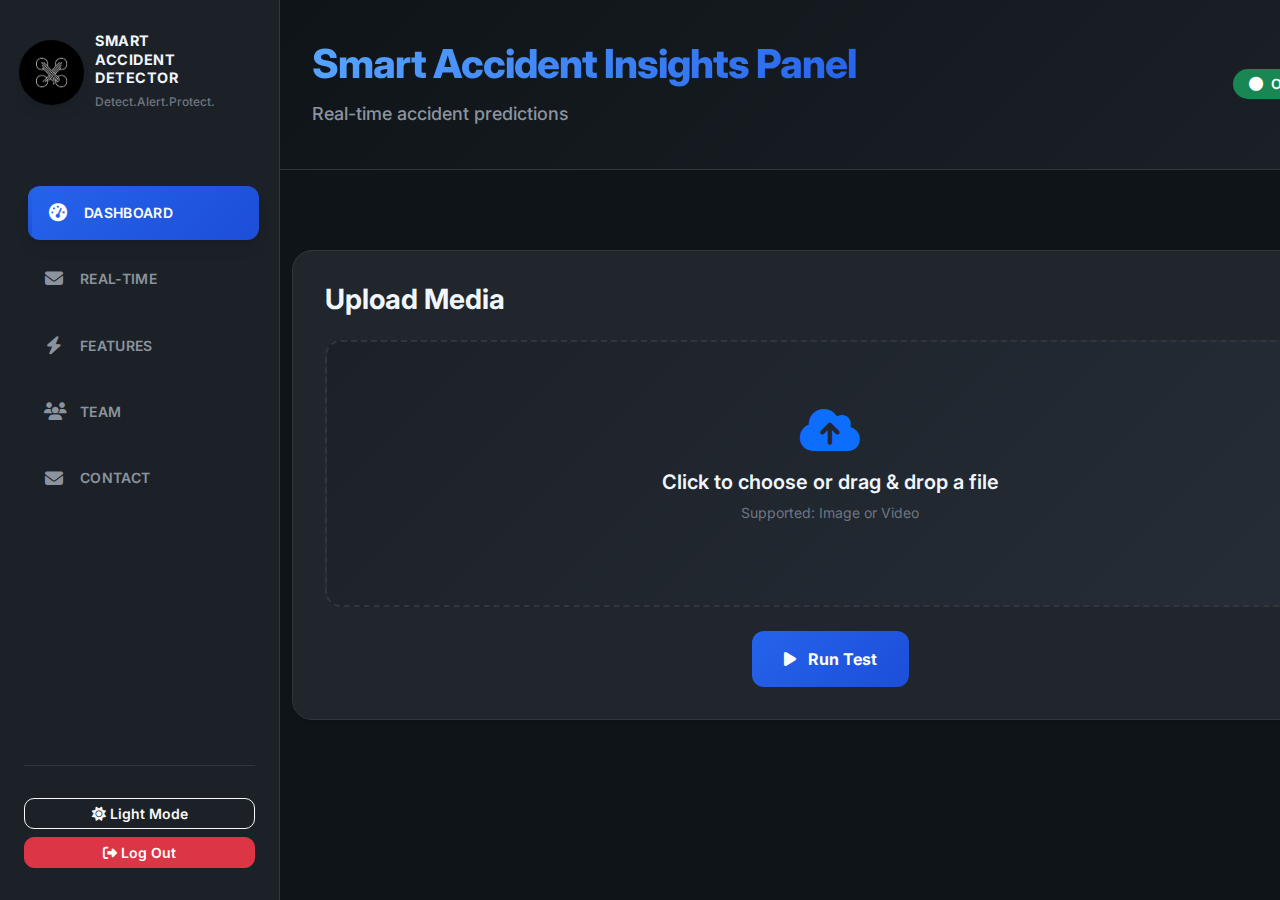
<file: public/base.html>
<!DOCTYPE html>
<html lang="en">
<head>
    <meta charset="UTF-8">
    <meta name="viewport" content="width=device-width, initial-scale=1.0">
    <title>Smart Accident Detector - Dashboard</title>
    <link href="https://cdn.jsdelivr.net/npm/bootstrap@5.3.0/dist/css/bootstrap.min.css" rel="stylesheet">
    <link href="https://cdnjs.cloudflare.com/ajax/libs/font-awesome/6.4.0/css/all.min.css" rel="stylesheet">
    <link href="assets/css/style.css" rel="stylesheet">
</head>
<body>
    <div class="wrapper">
        <!-- Sidebar -->
        <nav id="sidebar" class="sidebar">
            <div class="sidebar-header">
                <div class="d-flex align-items-center">
                    <div class="logo-icon">
                        <img src="/public/assets/drone-logo.jpg" alt="Logo-icon" style="width: 65px; height: 65px; border-radius: 50%;">
                    </div>
                    <div class="ms-3">
                        <h5 class="mb-0 text-white fw-bold">SMART<br>ACCIDENT<br>DETECTOR</h5>
                        <small class="text-muted">Detect.Alert.Protect.</small>
                    </div>
                </div>
            </div>
            
            <ul class="nav flex-column mt-4">
                <li class="nav-item">
                    <a class="nav-link active" href="base.html">
                        <i class="fas fa-tachometer-alt"></i> DASHBOARD
                    </a>
                </li>
                <li class="nav-item">
                    <a class="nav-link" href="Realtime.html">
                        <i class="fas fa-envelope"></i> REAL-TIME
                    </a>
                </li>
                <li class="nav-item">
                    <a class="nav-link" href="features.html">
                        <i class="fas fa-bolt"></i> FEATURES
                    </a>
                </li>
                <li class="nav-item">
                    <a class="nav-link" href="team.html">
                        <i class="fas fa-users"></i> TEAM
                    </a>
                </li>
                <li class="nav-item">
                    <a class="nav-link" href="contact.html">
                        <i class="fas fa-envelope"></i> CONTACT
                    </a>
                </li>
            </ul>
            
            <div class="sidebar-footer">
                <button class="btn btn-outline-light btn-sm w-100 mb-2" onclick="toggleTheme()">
                    <i id="theme-icon" class="fas fa-sun"></i> <span id="theme-text">Light Mode</span>
                </button>
                <button class="btn btn-danger btn-sm w-100">
                    <i class="fas fa-sign-out-alt"></i> Log Out
                </button>
            </div>
        </nav>

        <!-- Main Content -->
        <main class="main-content">
            <!-- Header -->
            <header class="page-header">
                <div class="d-flex justify-content-between align-items-center">
                    <div>
                        <h1 class="page-title">Smart Accident Insights Panel</h1>
                        <p class="page-subtitle">Real-time accident predictions</p>
                    </div>
                    <div class="d-flex align-items-center">
                        <span class="badge bg-success me-3">
                            <i class="fas fa-circle me-1"></i> Online
                        </span>
                        
                    </div>
                </div>
            </header>

            <!-- Dashboard Content -->
            <div class="container-fluid" style="margin-top: 80px; width: 1100px;">
                <div class="row">
                    <div class="col-12">
                        <div class="card shadow-sm">
                            <div class="card-body">
                                <h3 class="card-title mb-4">Upload Media</h3>
                                
                                <div class="upload-area" onclick="document.getElementById('fileInput').click()">
                                    <input type="file" id="fileInput" accept="image/*,video/*" style="display: none;">
                                    <div class="text-center">
                                        <i class="fas fa-cloud-upload-alt fa-3x text-primary mb-3"></i>
                                        <h5 class="mb-2">Click to choose or drag & drop a file</h5>
                                        <p class="text-muted">Supported: Image or Video</p>
                                    </div>
                                </div>
                                
                                <div class="text-center mt-4">
                                    <button class="btn btn-primary btn-lg" onclick="runTest()">
                                        <i class="fas fa-play me-2"></i> Run Test
                                    </button>
                                </div>
                            </div>
                        </div>
                    </div>
                </div>
            </div>
        </main>
    </div>

    <script src="https://cdn.jsdelivr.net/npm/bootstrap@5.3.0/dist/js/bootstrap.bundle.min.js"></script>
    <script src="assets/js/script.js"></script>
</body>
</html>
</file>
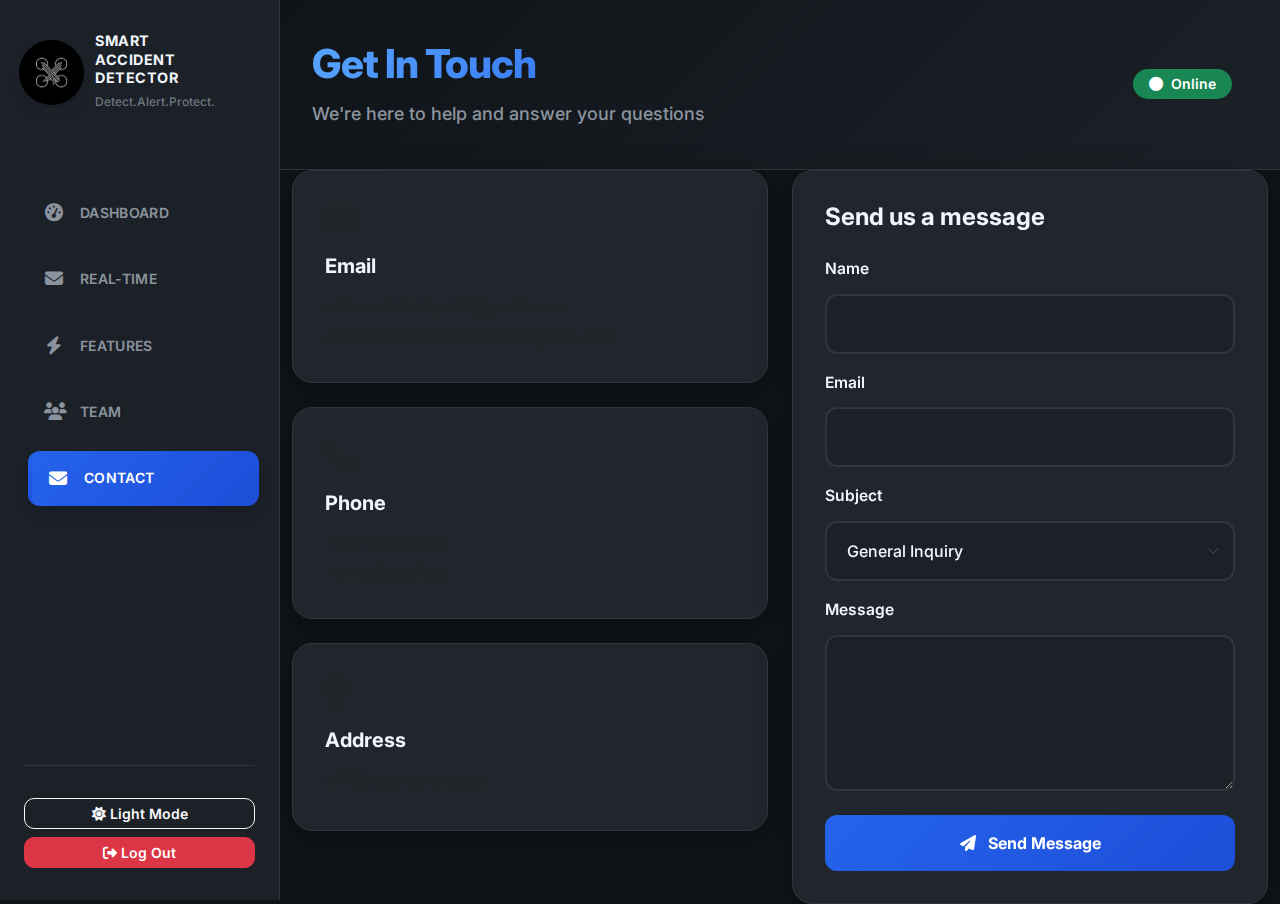
<file: public/contact.html>
<!DOCTYPE html>
<html lang="en">

<head>
    <meta charset="UTF-8">
    <meta name="viewport" content="width=device-width, initial-scale=1.0">
    <title>Smart Accident Detector - Contact</title>
    <link href="https://cdn.jsdelivr.net/npm/bootstrap@5.3.0/dist/css/bootstrap.min.css" rel="stylesheet">
    <link href="https://cdnjs.cloudflare.com/ajax/libs/font-awesome/6.4.0/css/all.min.css" rel="stylesheet">
    <link href="assets/css/style.css" rel="stylesheet">
</head>

<body>
    <div class="wrapper">
        <!-- Sidebar -->
        <nav id="sidebar" class="sidebar">
            <div class="sidebar-header">
                <div class="d-flex align-items-center">
                    <div class="logo-icon">
                        <img src="assets/drone-logo.jpg" alt="Logo-icon" style="width: 65px; height: 65px; border-radius: 50%;">
                    </div>
                    <div class="ms-3">
                        <h5 class="mb-0 text-white fw-bold">SMART<br>ACCIDENT<br>DETECTOR</h5>
                        <small class="text-muted">Detect.Alert.Protect.</small>
                    </div>
                </div>
            </div>

            <ul class="nav flex-column mt-4">
                <li class="nav-item">
                    <a class="nav-link" href="base.html">
                        <i class="fas fa-tachometer-alt"></i> DASHBOARD
                    </a>
                </li>
                <li class="nav-item">
                    <a class="nav-link" href="Realtime.html">
                        <i class="fas fa-envelope"></i> REAL-TIME
                    </a>
                </li>
                <li class="nav-item">
                    <a class="nav-link" href="features.html">
                        <i class="fas fa-bolt"></i> FEATURES
                    </a>
                </li>
                <li class="nav-item">
                    <a class="nav-link" href="team.html">
                        <i class="fas fa-users"></i> TEAM
                    </a>
                </li>
                <li class="nav-item">
                    <a class="nav-link active" href="contact.html">
                        <i class="fas fa-envelope"></i> CONTACT
                    </a>
                </li>

            </ul>

            <div class="sidebar-footer">
                <button class="btn btn-outline-light btn-sm w-100 mb-2" onclick="toggleTheme()">
                    <i id="theme-icon" class="fas fa-sun"></i> <span id="theme-text">Light Mode</span>
                </button>
                <button class="btn btn-danger btn-sm w-100">
                    <i class="fas fa-sign-out-alt"></i> Log Out
                </button>
            </div>
        </nav>

        <!-- Main Content -->
        <main class="main-content">
            <!-- Header -->
            <header class="page-header">
                <div class="d-flex justify-content-between align-items-center">
                    <div>
                        <h1 class="page-title">Get In Touch</h1>
                        <p class="page-subtitle">We're here to help and answer your questions</p>
                    </div>
                    <div class="d-flex align-items-center">
                        <span class="badge bg-success me-3">
                            <i class="fas fa-circle me-1"></i> Online
                        </span>
                       
                    </div>
                </div>
            </header>

            <!-- Contact Content -->
            <div class="container-fluid">
                <div class="row g-4">
                    <!-- Contact Info -->
                    <div class="col-lg-6">
                        <div class="row g-4">
                            <div class="col-12">
                                <div class="card contact-card">
                                    <div class="card-body">
                                        <div class="contact-icon mb-3">
                                            <i class="fas fa-envelope fa-2x"></i>
                                        </div>
                                        <h5 class="card-title">Email</h5>
                                        <p class="mb-1">azhaanalisiddiqui15@gmail.com</p>
                                        <p class="mb-0">anshumanmohapatra2005@gmail.com</p>
                                    </div>
                                </div>
                            </div>

                            <div class="col-12">
                                <div class="card contact-card">
                                    <div class="card-body">
                                        <div class="contact-icon mb-3">
                                            <i class="fas fa-phone fa-2x"></i>
                                        </div>
                                        <h5 class="card-title">Phone</h5>
                                        <p class="mb-1">+91 7983595318</p>
                                        <p class="mb-0">+91 8658987122</p>
                                    </div>
                                </div>
                            </div>

                            <div class="col-12">
                                <div class="card contact-card">
                                    <div class="card-body">
                                        <div class="contact-icon mb-3">
                                            <i class="fas fa-map-marker-alt fa-2x"></i>
                                        </div>
                                        <h5 class="card-title">Address</h5>
                                        <p class="mb-1">VIT Bhopal University</p>
                                    </div>
                                </div>
                            </div>
                        </div>
                    </div>

                    <!-- Contact Form -->
                    <div class="col-lg-6">
                        <div class="card">
                            <div class="card-body">
                                <h4 class="card-title mb-4">Send us a message</h4>

                                <form id="contactForm" onsubmit="submitForm(event)">
                                    <div class="mb-3">
                                        <label for="name" class="form-label">Name</label>
                                        <input type="text" class="form-control" id="name" required>
                                    </div>

                                    <div class="mb-3">
                                        <label for="email" class="form-label">Email</label>
                                        <input type="email" class="form-control" id="email" required>
                                    </div>

                                    <div class="mb-3">
                                        <label for="subject" class="form-label">Subject</label>
                                        <select class="form-select" id="subject">
                                            <option value="general">General Inquiry</option>
                                            <option value="support">Technical Support</option>
                                        </select>
                                    </div>

                                    <div class="mb-4">
                                        <label for="message" class="form-label">Message</label>
                                        <textarea class="form-control" id="message" rows="5" required></textarea>
                                    </div>

                                    <button type="submit" class="btn btn-primary btn-lg w-100">
                                        <i class="fas fa-paper-plane me-2"></i> Send Message
                                    </button>
                                </form>
                            </div>
                        </div>
                    </div>
                </div>
            </div>
        </main>
    </div>

    <script src="https://cdn.jsdelivr.net/npm/bootstrap@5.3.0/dist/js/bootstrap.bundle.min.js"></script>
    <script src="assets/js/script.js"></script>
</body>

</html>
</file>
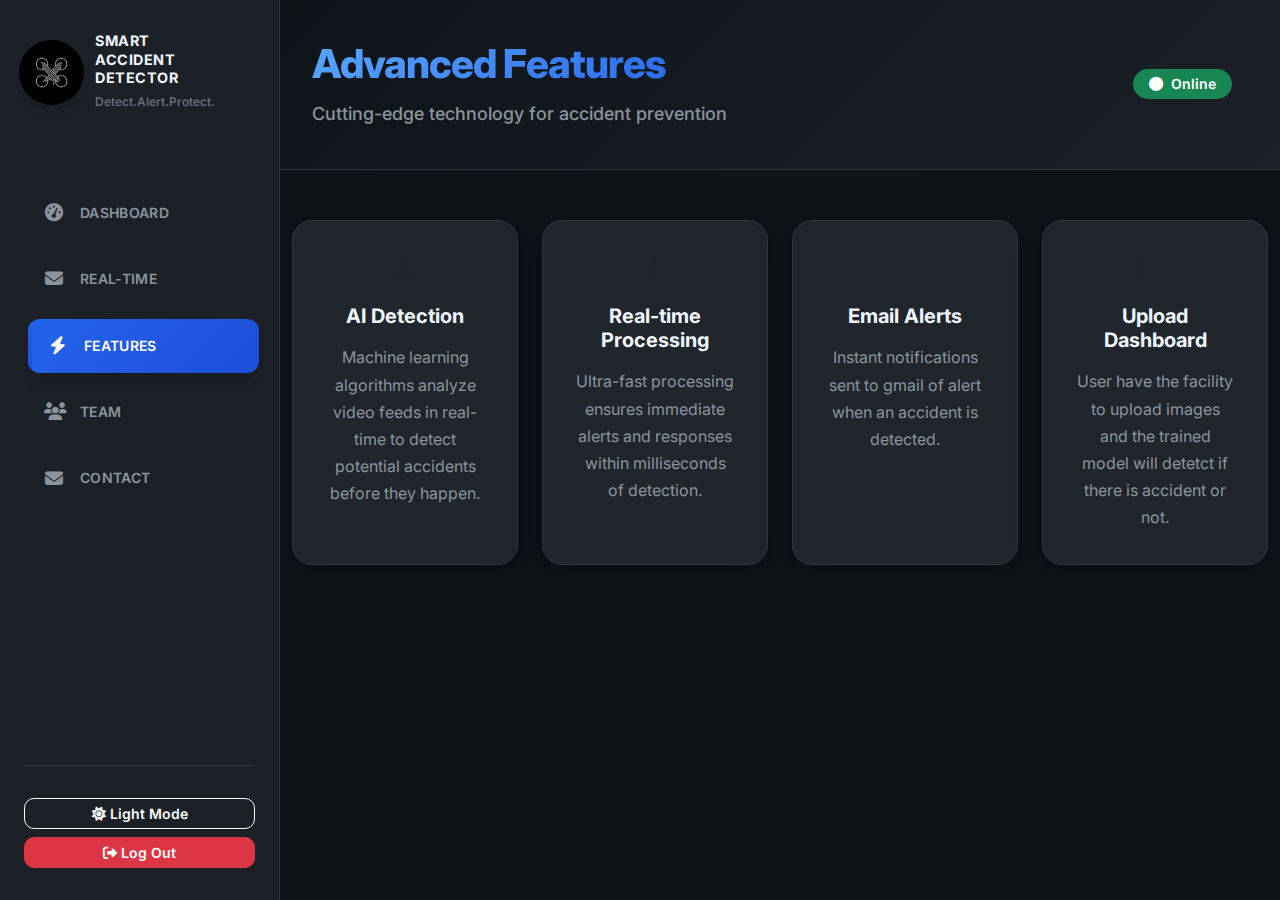
<file: public/features.html>
<!DOCTYPE html>
<html lang="en">

<head>
    <meta charset="UTF-8">
    <meta name="viewport" content="width=device-width, initial-scale=1.0">
    <title>Smart Accident Detector - Features</title>
    <link href="https://cdn.jsdelivr.net/npm/bootstrap@5.3.0/dist/css/bootstrap.min.css" rel="stylesheet">
    <link href="https://cdnjs.cloudflare.com/ajax/libs/font-awesome/6.4.0/css/all.min.css" rel="stylesheet">
    <link href="assets/css/style.css" rel="stylesheet">
</head>

<body>
    <div class="wrapper">
        <!-- Sidebar -->
        <nav id="sidebar" class="sidebar">
            <div class="sidebar-header">
                <div class="d-flex align-items-center">
                    <div class="logo-icon">
                        <img src="/public/assets/drone-logo.jpg" alt="Logo-icon" style="width: 65px; height: 65px; border-radius: 50%;">
                    </div>
                    <div class="ms-3">
                        <h5 class="mb-0 text-white fw-bold">SMART<br>ACCIDENT<br>DETECTOR</h5>
                        <small class="text-muted">Detect.Alert.Protect.</small>
                    </div>
                </div>
            </div>

            <ul class="nav flex-column mt-4">
                <li class="nav-item">
                    <a class="nav-link" href="base.html">
                        <i class="fas fa-tachometer-alt"></i> DASHBOARD
                    </a>
                </li>
                <li class="nav-item">
                    <a class="nav-link" href="Realtime.html">
                        <i class="fas fa-envelope"></i> REAL-TIME
                    </a>
                </li>
                <li class="nav-item">
                    <a class="nav-link active" href="features.html">
                        <i class="fas fa-bolt"></i> FEATURES
                    </a>
                </li>
                <li class="nav-item">
                    <a class="nav-link" href="team.html">
                        <i class="fas fa-users"></i> TEAM
                    </a>
                </li>
                <li class="nav-item">
                    <a class="nav-link" href="contact.html">
                        <i class="fas fa-envelope"></i> CONTACT
                    </a>
                </li>
            </ul>

            <div class="sidebar-footer">
                <button class="btn btn-outline-light btn-sm w-100 mb-2" onclick="toggleTheme()">
                    <i id="theme-icon" class="fas fa-sun"></i> <span id="theme-text">Light Mode</span>
                </button>
                <button class="btn btn-danger btn-sm w-100">
                    <i class="fas fa-sign-out-alt"></i> Log Out
                </button>
            </div>
        </nav>

        <!-- Main Content -->
        <main class="main-content">
            <!-- Header -->
            <header class="page-header">
                <div class="d-flex justify-content-between align-items-center">
                    <div>
                        <h1 class="page-title">Advanced Features</h1>
                        <p class="page-subtitle">Cutting-edge technology for accident prevention</p>
                    </div>
                    <div class="d-flex align-items-center">
                        <span class="badge bg-success me-3">
                            <i class="fas fa-circle me-1"></i> Online
                        </span>
                    </div>
                </div>
            </header>

            <!-- Features Content -->
            <div class="container-fluid" style="margin-top: 50px;">
                <div class="row g-4">
                    <div class="col-md-6 col-xl-3">
                        <div class="card feature-card h-100">
                            <div class="card-body text-center">
                                <div class="feature-icon mb-3">
                                    <i class="fas fa-robot fa-2x"></i>
                                </div>
                                <h5 class="card-title">AI Detection</h5>
                                <p class="card-text">Machine learning algorithms analyze video feeds in real-time to
                                    detect potential accidents before they happen.</p>
                            </div>
                        </div>
                    </div>

                    <div class="col-md-6 col-xl-3">
                        <div class="card feature-card h-100">
                            <div class="card-body text-center">
                                <div class="feature-icon mb-3">
                                    <i class="fas fa-bolt fa-2x"></i>
                                </div>
                                <h5 class="card-title">Real-time Processing</h5>
                                <p class="card-text">Ultra-fast processing ensures immediate alerts and responses within
                                    milliseconds of detection.</p>
                            </div>
                        </div>
                    </div>

                    <div class="col-md-6 col-xl-3">
                        <div class="card feature-card h-100">
                            <div class="card-body text-center">
                                <div class="feature-icon mb-3">
                                    <i class="fas fa-mobile-alt fa-2x"></i>
                                </div>
                                <h5 class="card-title">Email Alerts</h5>
                                <p class="card-text">Instant notifications sent to gmail of alert when an accident is detected.</p>
                            </div>
                        </div>
                    </div>

                    <div class="col-md-6 col-xl-3">
                        <div class="card feature-card h-100">
                            <div class="card-body text-center">
                                <div class="feature-icon mb-3">
                                    <i class="fas fa-chart-bar fa-2x"></i>
                                </div>
                                <h5 class="card-title">Upload Dashboard</h5>
                                <p class="card-text">User have the facility to upload images and the trained model will detetct if there is accident or not.</p>
                            </div>
                        </div>
                    </div>
                </div>
            </div>
        </main>
    </div>

    <script src="https://cdn.jsdelivr.net/npm/bootstrap@5.3.0/dist/js/bootstrap.bundle.min.js"></script>
    <script src="assets/js/script.js"></script>
</body>

</html>
</file>
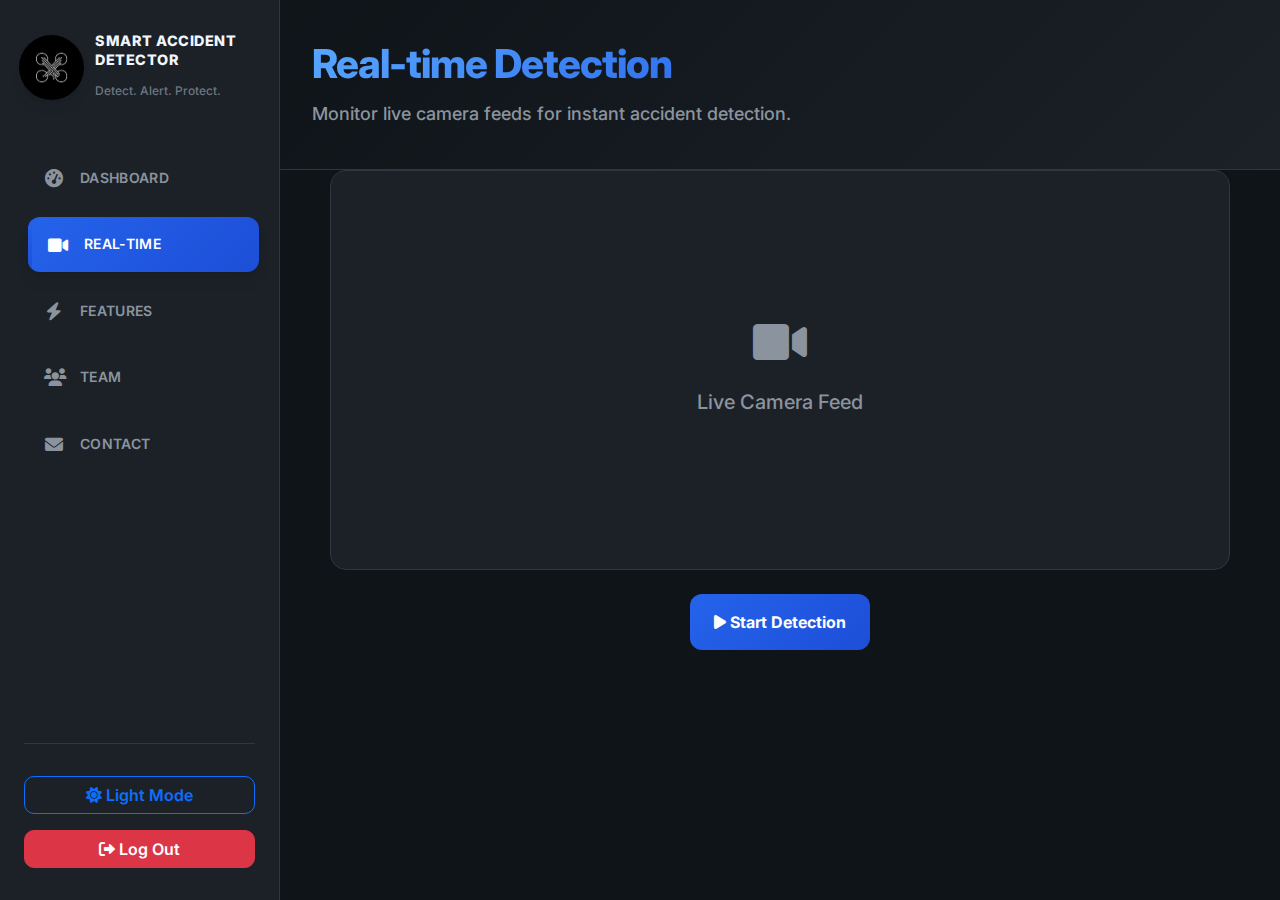
<file: public/Realtime.html>
<!DOCTYPE html>
<html lang="en">

<head>
    <meta charset="UTF-8">
    <meta name="viewport" content="width=device-width, initial-scale=1.0">
    <title>Smart Accident Detector - Real-time Detection</title>
    <link rel="stylesheet" href="https://cdnjs.cloudflare.com/ajax/libs/font-awesome/6.0.0-beta3/css/all.min.css">
    <link href="https://cdn.jsdelivr.net/npm/bootstrap@5.3.0/dist/css/bootstrap.min.css" rel="stylesheet">
    <link rel="stylesheet" href="assets/css/style.css">
</head>

<body data-theme="dark">

    <div class="wrapper">
        <aside class="sidebar">
            <div class="sidebar-header">
                <div class="d-flex align-items-center">
                    <div class="logo-icon">
                        <img src="assets/drone-logo.jpg" alt="Logo-icon" style="width: 65px; height: 65px; border-radius: 50%;">
                    </div>
                    <div class="ms-3">
                        <h5>SMART ACCIDENT<br>DETECTOR</h5>
                        <small>Detect. Alert. Protect.</small>
                    </div>
                </div>
            </div>

            <nav class="nav flex-column">
                <a class="nav-link" href="base.html">
                    <i class="fas fa-tachometer-alt"></i> DASHBOARD
                </a>
                <a class="nav-link active" href="Realtime.html">
                    <i class="fas fa-video"></i> REAL-TIME
                </a>
                <a class="nav-link" href="features.html">
                    <i class="fas fa-bolt"></i> FEATURES
                </a>
                <a class="nav-link" href="team.html">
                    <i class="fas fa-users"></i> TEAM
                </a>
                <a class="nav-link" href="contact.html">
                    <i class="fas fa-envelope"></i> CONTACT
                </a>
            </nav>

            <div class="sidebar-footer">
                <button class="btn btn-outline-primary w-100 mb-3" onclick="toggleTheme()">
                    <i id="theme-icon" class="fas fa-sun"></i>
                    <span id="theme-text">Light Mode</span>
                </button>
                <button class="btn btn-danger w-100">
                    <i class="fas fa-sign-out-alt"></i>
                    Log Out
                </button>
            </div>
        </aside>

        <main class="main-content">
            <header class="page-header">
                <div class="d-flex justify-content-between align-items-center">
                    <div>
                        <h1 class="page-title">Real-time Detection</h1>
                        <p class="page-subtitle">Monitor live camera feeds for instant accident detection.</p>
                    </div>
                </div>
            </header>

            <div class="container-fluid realtime-container">
                <div class="row">
                    <div class="col-12">
                        <div class="camera-container mb-4">
                            <div id="initialState" class="initial-state-overlay">
                                <i class="fas fa-video fa-3x mb-4"></i>
                                <h5>Live Camera Feed</h5>
                            </div>
                            <video id="videoFeed" playsinline autoplay muted style="width: 100%; height: auto; border-radius: 16px; display: none;"></video>
                            <canvas id="canvas" style="display: none;"></canvas>
                            <div id="predictionOverlay" class="prediction-overlay"></div>
                        </div>
                        <div class="text-center">
                             <button class="btn btn-primary px-4" id="detection-btn" onclick="toggleDetection(event)">
                                <i class="fas fa-play"></i> Start Detection
                            </button>
                        </div>
                    </div>
                </div>
            </div>
        </main>
    </div>

    <style>
        .camera-container {
            position: relative;
            max-width: 900px;
            margin: auto;
            background: var(--bg-secondary);
            border-radius: 16px;
            overflow: hidden;
            border: 1px solid var(--border-color);
            min-height: 400px;
            display: flex;
            align-items: center;
            justify-content: center;
        }
        .initial-state-overlay {
            color: var(--text-secondary);
            text-align: center;
        }
        .prediction-overlay {
            position: absolute;
            bottom: 20px;
            left: 50%;
            transform: translateX(-50%);
            padding: 10px 20px;
            border-radius: 20px;
            font-size: 1.2rem;
            font-weight: bold;
            color: white;
            text-shadow: 1px 1px 3px rgba(0,0,0,0.7);
            opacity: 0;
            transition: all 0.3s ease;
            pointer-events: none;
        }
        .prediction-overlay.visible {
            opacity: 1;
        }
        .prediction-overlay.accident {
            background-color: rgba(239, 68, 68, 0.8);
        }
        .prediction-overlay.normal {
            background-color: rgba(16, 185, 129, 0.8);
        }
        .prediction-overlay.predicting {
            background-color: rgba(59, 130, 246, 0.8);
        }
    </style>

    <script src="assets/js/script.js"></script>
    <script>
        const video = document.getElementById('videoFeed');
        const canvas = document.getElementById('canvas');
        const context = canvas.getContext('2d');
        const overlay = document.getElementById('predictionOverlay');
        const detectionBtn = document.getElementById('detection-btn');
        const initialState = document.getElementById('initialState');

        let isDetecting = false;
        let detectionInterval;
        let stream;

        const API_URL = "https://azhaanglitch-smart-accident-detector-real-time.hf.space/predict";

        async function startDetection() {
            try {
                initialState.style.display = 'none';
                video.style.display = 'block';

                stream = await navigator.mediaDevices.getUserMedia({ video: true });
                video.srcObject = stream;
                isDetecting = true;
                detectionBtn.innerHTML = '<i class="fas fa-pause"></i> Stop Detection';
                detectionBtn.classList.add('btn-danger');

                detectionInterval = setInterval(predictFrame, 1000);
            } catch (err) {
                console.error("Error accessing camera:", err);
                showNotification("Could not access camera. Please grant permission.", "error");
                initialState.style.display = 'block'; // CORRECTED
                video.style.display = 'none';
            }
        }

        function stopDetection() {
            if (stream) {
                stream.getTracks().forEach(track => track.stop());
            }
            clearInterval(detectionInterval);
            isDetecting = false;
            video.srcObject = null;
            detectionBtn.innerHTML = '<i class="fas fa-play"></i> Start Detection';
            detectionBtn.classList.remove('btn-danger');
            overlay.className = 'prediction-overlay';
            overlay.textContent = '';
            
            video.style.display = 'none';
            initialState.style.display = 'block'; // CORRECTED
        }

        function toggleDetection() {
            if (isDetecting) {
                stopDetection();
            } else {
                startDetection();
            }
        }

        async function predictFrame() {
            if (!isDetecting || video.readyState < 2) return;

            overlay.textContent = 'Predicting...';
            overlay.className = 'prediction-overlay predicting visible';

            canvas.width = video.videoWidth;
            canvas.height = video.videoHeight;
            context.drawImage(video, 0, 0, canvas.width, canvas.height);
            const imageData = canvas.toDataURL('image/jpeg', 0.8);

            try {
                const response = await fetch(API_URL, {
                    method: 'POST',
                    headers: { 'Content-Type': 'application/json' },
                    body: JSON.stringify({ image: imageData }),
                });

                if (!response.ok) {
                    throw new Error(`API error: ${response.statusText}`);
                }

                const result = await response.json();
                updateOverlay(result);

            } catch (error) {
                console.error("Prediction error:", error);
                overlay.textContent = 'Connection Lost';
                overlay.className = 'prediction-overlay accident visible';
            }
        }

        function updateOverlay(result) {
            const confidencePercent = (result.confidence * 100).toFixed(1);
            overlay.textContent = `${result.prediction} (${confidencePercent}%)`;
            if (result.prediction === 'Accident') {
                overlay.className = 'prediction-overlay accident visible';
            } else {
                overlay.className = 'prediction-overlay normal visible';
            }
        }
    </script>
</body>

</html>
</file>
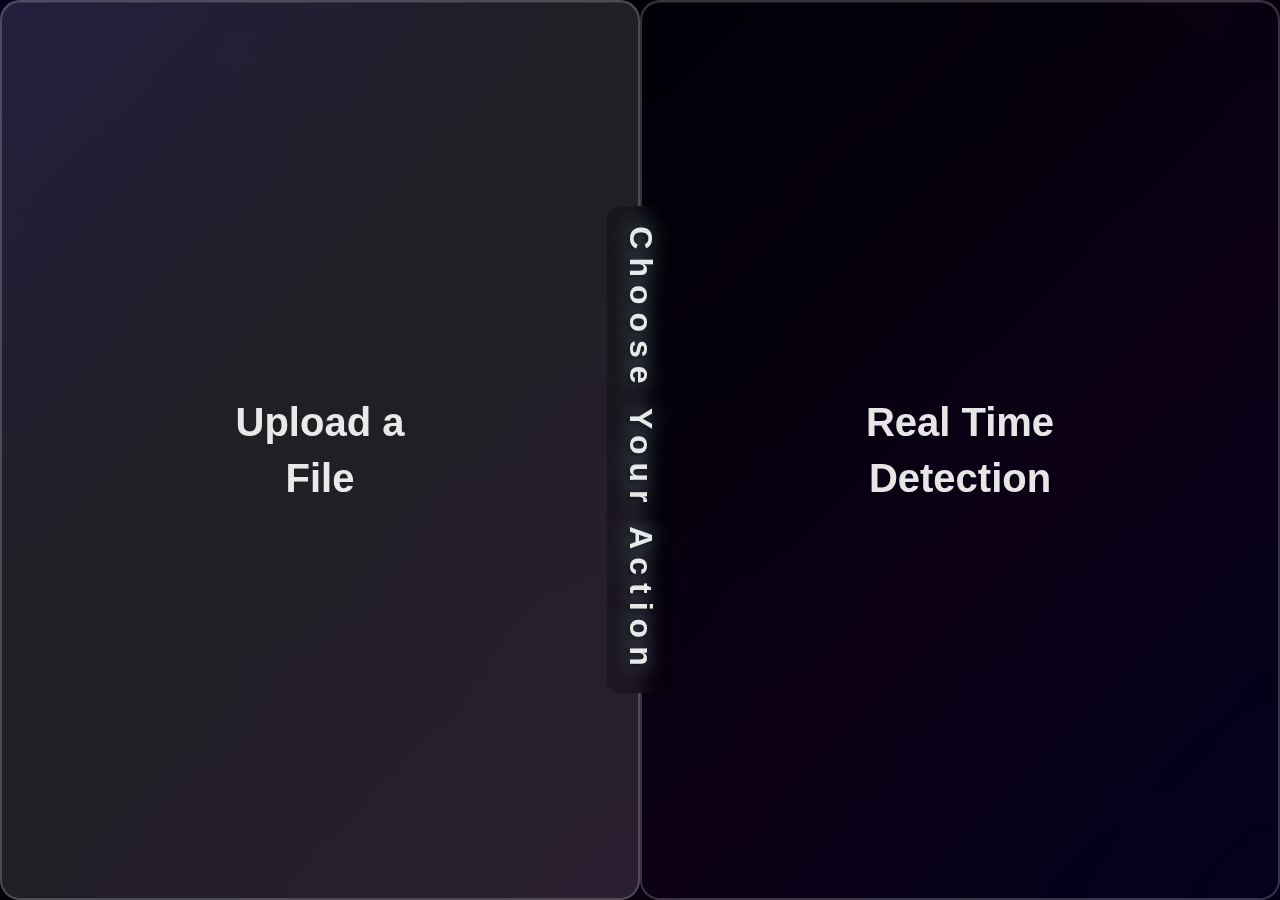
<file: public/Selector.html>
<!DOCTYPE html>
<html lang="en">
<head>
    <meta charset="UTF-8">
    <meta name="viewport" content="width=device-width, initial-scale=1.0">
    <title>Split Screen Selection</title>
    <style>
        * {
            margin: 0;
            padding: 0;
            box-sizing: border-box;
        }

        body {
            min-height: 100vh;
            background: linear-gradient(135deg, #050226 0%, #010005 30%, #0d0115 70%, #040120 100%);
            font-family: 'Arial', sans-serif;
            overflow: hidden;
            position: relative;
        }

        .stars-container {
            position: absolute;
            width: 100%;
            height: 100%;
            top: 0;
            left: 0;
            z-index: 1;
        }

        .star {
            position: absolute;
            background: white;
            border-radius: 50%;
            animation: twinkle 3s infinite;
        }

        .star:nth-child(odd) {
            animation-delay: 1.5s;
        }

        .star:nth-child(3n) {
            background: #87ceeb;
        }

        .star:nth-child(5n) {
            background: #add8e6;
        }

        @keyframes twinkle {
            0%, 100% {
                opacity: 0.3;
                transform: scale(1);
            }
            50% {
                opacity: 1;
                transform: scale(1.2);
            }
        }

        .main-container {
            position: relative;
            z-index: 2;
            display: flex;
            width: 100vw;
            height: 100vh;
        }

        .half-section {
            flex: 1;
            display: flex;
            align-items: center;
            justify-content: center;
            position: relative;
            overflow: hidden;
        }

        .left-section {
            justify-content: center;
            padding-right: 0;
        }

        .right-section {
            justify-content: center;
            padding-left: 0;
        }

        .action-button {
            width: 100%;
            height: 100vh;
            font-size: 2.5rem;
            font-weight: bold;
            color: rgba(255, 255, 255, 0.9);
            background: rgba(2, 0, 21, 0.15);
            border: 2px solid rgba(255, 255, 255, 0.2);
            border-radius: 0;
            cursor: pointer;
            transition: all 0.4s ease;
            box-shadow: 
                0 15px 50px rgba(0, 0, 0, 0.6),
                inset 0 1px 0 rgba(255, 255, 255, 0.1);
            position: relative;
            overflow: hidden;
            display: flex;
            align-items: center;
            justify-content: center;
            text-align: center;
            line-height: 1.4;
            backdrop-filter: blur(25px);
            -webkit-backdrop-filter: blur(25px);
        }

        .left-button {
            margin-right: 0;
            border-radius: 20px;
        }

        .right-button {
            margin-left: 0;
            border-radius: 20px;
        }

        .action-button::before {
            content: '';
            position: absolute;
            top: 0;
            left: -100%;
            width: 100%;
            height: 100%;
            background: linear-gradient(90deg, transparent, rgba(255, 255, 255, 0.1), transparent);
            transition: left 0.6s ease;
        }

        .action-button:hover::before {
            left: 100%;
        }

        .action-button:hover {
            transform: scale(1.02);
            background: rgba(255, 255, 255, 0.2);
            border-color: rgba(255, 255, 255, 0.4);
            box-shadow: 
                0 25px 70px rgba(0, 0, 0, 0.7),
                0 0 50px rgba(255, 255, 255, 0.1),
                inset 0 1px 0 rgba(255, 255, 255, 0.2);
            color: rgba(255, 255, 255, 1);
        }

        .action-button:active {
            transform: scale(0.98);
        }

        .vertical-divider {
            position: absolute;
            left: 50%;
            top: 50%;
            transform: translate(-50%, -50%);
            width: auto;
            height: auto;
            background: transparent;
            border: none;
            display: flex;
            align-items: center;
            justify-content: center;
            z-index: 10;
            pointer-events: none;
        }

        .vertical-text {
            color: rgba(255, 255, 255, 0.9);
            font-size: 2rem;
            font-weight: 700;
            writing-mode: vertical-rl;
            text-orientation: mixed;
            letter-spacing: 8px;
            text-shadow: 
                0 0 20px rgba(135, 206, 235, 0.5),
                0 0 40px rgba(255, 255, 255, 0.3),
                2px 2px 4px rgba(0, 0, 0, 0.8);
            animation: fadeIn 2s ease-out;
            backdrop-filter: blur(10px);
            -webkit-backdrop-filter: blur(10px);
            padding: 20px 15px;
            border-radius: 15px;
            background: rgba(0, 0, 0, 0.3);
        }

        @keyframes fadeIn {
            from {
                opacity: 0;
                transform: translateY(50px);
            }
            to {
                opacity: 1;
                transform: translateY(0);
            }
        }

        /* Responsive Design */
        @media (max-width: 768px) {
            .action-button {
                font-size: 1.8rem;
            }

            .vertical-text {
                font-size: 1.4rem;
                letter-spacing: 6px;
                padding: 15px 10px;
            }
        }

        @media (max-width: 480px) {
            .action-button {
                font-size: 1.3rem;
            }

            .vertical-text {
                font-size: 1.2rem;
                letter-spacing: 4px;
                padding: 10px 8px;
            }
        }

        /* Hover effects for the sections */
        .half-section:hover .action-button {
            background: rgba(255, 255, 255, 0.12);
        }
    </style>
</head>
<body>
    <div class="stars-container" id="starsContainer"></div>
    
    <div class="main-container">
        <div class="half-section left-section">
            <button class="action-button left-button" onclick="handleUploadFile()">
                Upload a<br>File
            </button>
        </div>
        
        <div class="vertical-divider">
            <div class="vertical-text">Choose Your Action</div>
        </div>
        
        <div class="half-section right-section">
            <button class="action-button right-button" onclick="handleRealTimeDetection()">
                Real Time<br>Detection
            </button>
        </div>
    </div>

    <script>
        // Generate random stars
        function createStars() {
            const starsContainer = document.getElementById('starsContainer');
            const numberOfStars = 200;

            for (let i = 0; i < numberOfStars; i++) {
                const star = document.createElement('div');
                star.className = 'star';
                
                // Random size between 1-3px
                const size = Math.random() * 2 + 1;
                star.style.width = size + 'px';
                star.style.height = size + 'px';
                
                // Random position
                star.style.left = Math.random() * 100 + '%';
                star.style.top = Math.random() * 100 + '%';
                
                // Random animation duration
                star.style.animationDuration = (Math.random() * 3 + 2) + 's';
                
                starsContainer.appendChild(star);
            }
        }

        // Button click handlers
        function handleUploadFile() {
            const button = event.target;
            button.style.transform = 'scale(0.96)';
            
            setTimeout(() => {
                button.style.transform = '';
                // Redirect to base.html
                window.location.href = 'base.html';
            }, 150);
        }

        function handleRealTimeDetection() {
            const button = event.target;
            button.style.transform = 'scale(0.96)';
            
            setTimeout(() => {
                button.style.transform = '';
                // Redirect to Realtime.html
                window.location.href = 'Realtime.html';
            }, 150);
        }

        // Enhanced floating stars effect
        document.addEventListener('mousemove', (e) => {
            if (Math.random() < 0.08) {
                createFloatingStar(e.clientX, e.clientY);
            }
        });

        function createFloatingStar(x, y) {
            const star = document.createElement('div');
            star.style.position = 'fixed';
            star.style.left = x + 'px';
            star.style.top = y + 'px';
            star.style.width = '3px';
            star.style.height = '3px';
            star.style.background = '#87ceeb';
            star.style.borderRadius = '50%';
            star.style.pointerEvents = 'none';
            star.style.zIndex = '3';
            star.style.opacity = '0.9';
            star.style.animation = 'floatAway 2.5s ease-out forwards';
            
            document.body.appendChild(star);
            
            setTimeout(() => {
                star.remove();
            }, 2500);
        }

        // Floating star animation
        const floatingStarCSS = `
            @keyframes floatAway {
                0% {
                    opacity: 0.9;
                    transform: translateY(0) scale(1);
                }
                100% {
                    opacity: 0;
                    transform: translateY(-120px) scale(0);
                }
            }
        `;
        
        const style = document.createElement('style');
        style.textContent = floatingStarCSS;
        document.head.appendChild(style);

        // Initialize stars when page loads
        window.addEventListener('load', createStars);
    </script>
</body>
</html>
</file>
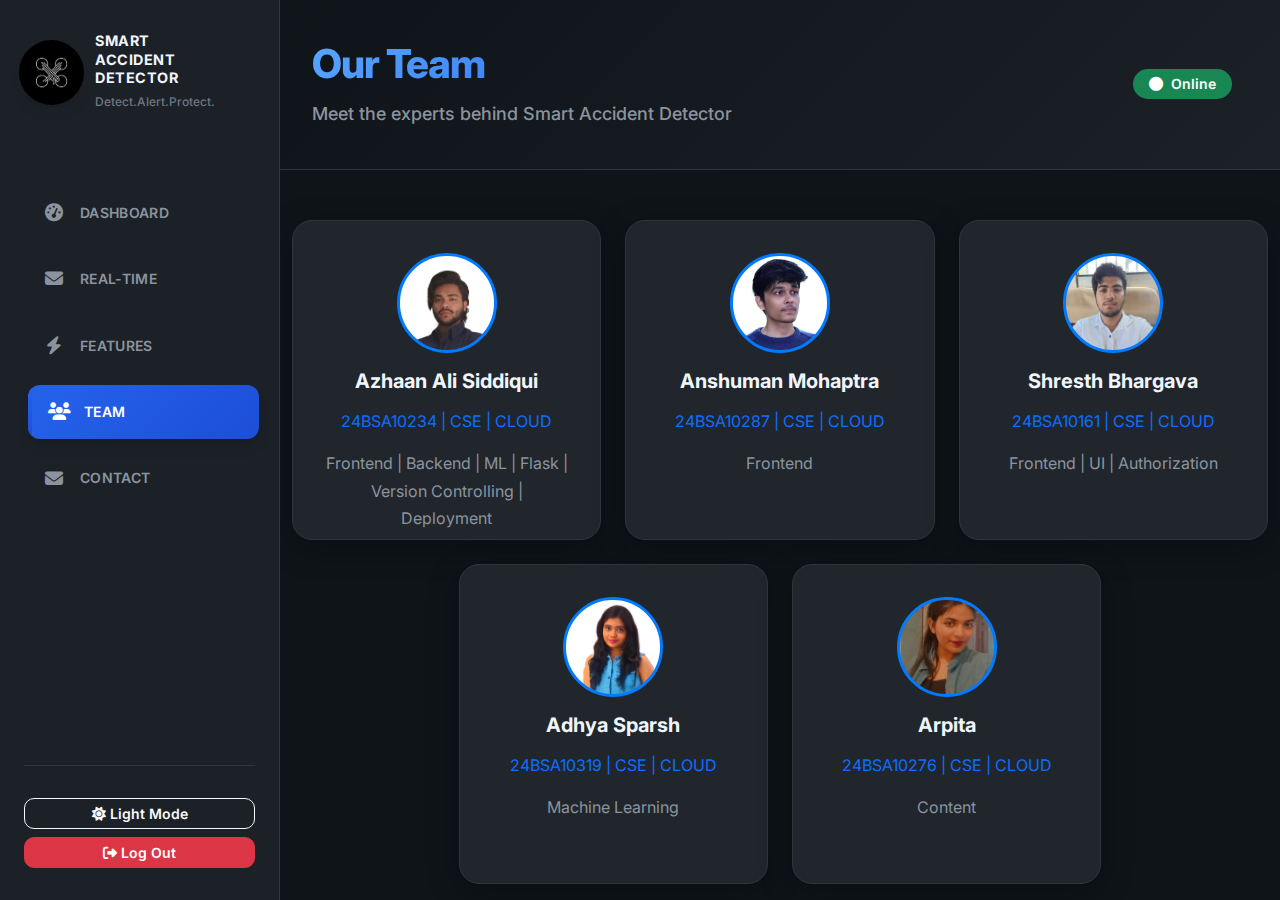
<file: public/team.html>
<!DOCTYPE html>
<html lang="en">

<head>
    <meta charset="UTF-8">
    <meta name="viewport" content="width=device-width, initial-scale=1.0">
    <title>Smart Accident Detector - Team</title>
    <link href="https://cdn.jsdelivr.net/npm/bootstrap@5.3.0/dist/css/bootstrap.min.css" rel="stylesheet">
    <link href="https://cdnjs.cloudflare.com/ajax/libs/font-awesome/6.4.0/css/all.min.css" rel="stylesheet">
    <link href="assets/css/style.css" rel="stylesheet">
    
<style>
    /* Team Card Styles */
    .team-card {
        transition: all 0.3s ease;
        height: 320px !important;
        overflow: hidden;
        position: relative;
    }

    .team-card:hover {
        transform: translateY(-10px);
        height: 400px !important;
    }

    .team-avatar {
        width: 100px !important;
        height: 100px !important;
        border-radius: 50%;
        margin: 0 auto;
        background-size: cover !important;
        background-position: center !important;
        background-repeat: no-repeat !important;
        border: 3px solid #007bff;
        display: flex;
        align-items: center;
        justify-content: center;
        color: #007bff;
        font-size: 2rem;
        position: relative;
    }

    /* --- SIMPLIFIED SECTION --- */
    /* We set the image background here and it should persist on hover */
    .team-avatar.avatar-azhaan {
        background: url('assets/azhaan.jpg') center/cover no-repeat !important;
    }
    .team-avatar.avatar-anshuman {
        background: url('assets/anshuman.jpg') center/cover no-repeat !important;
    }
    .team-avatar.avatar-shresth {
        background: url('assets/shresth.jpg') center/cover no-repeat !important;
    }
    .team-avatar.avatar-adhya {
        background: url('assets/adhya.jpg') center/cover no-repeat !important;
    }
    .team-avatar.avatar-arpita {
        background: url('assets/arpita.png') center/cover no-repeat !important;
    }
    /* We have REMOVED the specific hover rules for each avatar,
       as they are no longer needed. The transform is handled by your main style.css */

    /* Hide icons when background image is present */
    .team-avatar.avatar-azhaan i,
    .team-avatar.avatar-anshuman i,
    .team-avatar.avatar-shresth i,
    .team-avatar.avatar-adhya i,
    .team-avatar.avatar-arpita i {
        display: none !important;
    }

    /* Social links initially hidden */
    .social-links {
        opacity: 0;
        transform: translateY(20px);
        transition: all 0.3s ease;
        position: absolute;
        bottom: 20px;
        left: 50%;
        transform: translateX(-50%) translateY(20px);
        width: 100%;
        text-align: center;
    }

    .team-card:hover .social-links {
        opacity: 1;
        transform: translateX(-50%) translateY(0);
    }

    /* Card content positioning */
    .team-card .card-body {
        position: relative;
        height: 100%;
        padding-bottom: 80px;
    }

    .team-card .card-text {
        margin-bottom: 20px;
    }

    /* Social button styling */
    .social-links .btn {
        margin: 0 5px;
        width: 35px;
        height: 35px;
        border-radius: 50%;
        display: inline-flex;
        align-items: center;
        justify-content: center;
    }

    /* Fallback for images that fail to load */
    .team-avatar:not([class*="avatar-"]) {
        background: linear-gradient(135deg, #667eea 0%, #764ba2 100%);
    }

    .team-avatar::before {
        content: '';
        position: absolute;
        top: 0;
        left: 0;
        right: 0;
        bottom: 0;
        border-radius: 50%;
        background: linear-gradient(135deg, #667eea 0%, #764ba2 100%);
        z-index: -1;
    }
</style>
</head>

<body>
    <div class="wrapper">
        <!-- Sidebar -->
        <nav id="sidebar" class="sidebar">
            <div class="sidebar-header">
                <div class="d-flex align-items-center">
                    <div class="logo-icon">
                        <img src="/public/assets/drone-logo.jpg" alt="Logo-icon" style="width: 65px; height: 65px; border-radius: 50%;">
                    </div>
                    <div class="ms-3">
                        <h5 class="mb-0 text-white fw-bold">SMART<br>ACCIDENT<br>DETECTOR</h5>
                        <small class="text-muted">Detect.Alert.Protect.</small>
                    </div>
                </div>
            </div>

            <ul class="nav flex-column mt-4">
                <li class="nav-item">
                    <a class="nav-link" href="base.html">
                        <i class="fas fa-tachometer-alt"></i> DASHBOARD
                    </a>
                </li>
                <li class="nav-item">
                    <a class="nav-link" href="Realtime.html">
                        <i class="fas fa-envelope"></i> REAL-TIME
                    </a>
                </li>
                </li>
                <li class="nav-item">
                    <a class="nav-link" href="features.html">
                        <i class="fas fa-bolt"></i> FEATURES
                    </a>
                </li>
                <li class="nav-item">
                    <a class="nav-link active" href="team.html">
                        <i class="fas fa-users"></i> TEAM
                    </a>
                </li>
                <li class="nav-item">
                    <a class="nav-link" href="contact.html">
                        <i class="fas fa-envelope"></i> CONTACT
                    </a>
                </li>
            </ul>

            <div class="sidebar-footer">
                <button class="btn btn-outline-light btn-sm w-100 mb-2" onclick="toggleTheme()">
                    <i id="theme-icon" class="fas fa-sun"></i> <span id="theme-text">Light Mode</span>
                </button>
                <button class="btn btn-danger btn-sm w-100">
                    <i class="fas fa-sign-out-alt"></i> Log Out
                </button>
            </div>
        </nav>

        <!-- Main Content -->
        <main class="main-content">
            <!-- Header -->
            <header class="page-header">
                <div class="d-flex justify-content-between align-items-center">
                    <div>
                        <h1 class="page-title">Our Team</h1>
                        <p class="page-subtitle">Meet the experts behind Smart Accident Detector</p>
                    </div>
                    <div class="d-flex align-items-center">                    
                        <span class="badge bg-success me-3">
                            <i class="fas fa-circle me-1"></i> Online
                        </span>             
                    </div>
                </div>
            </header>

            <!-- Team Content -->
            <div class="container-fluid" style="margin-top: 50px;">
                <!-- First Row - 3 cards -->
                <div class="row g-4 mb-4 justify-content-center">
                    <div class="col-lg-4 col-md-6">
                        <div class="card team-card h-100">
                            <div class="card-body text-center">
                                <div class="team-avatar avatar-azhaan mb-3">
                                    <i class="fas fa-user-tie"></i>
                                </div>
                                <h5 class="card-title">Azhaan Ali Siddiqui</h5>
                                <p class="text-primary mb-3">24BSA10234 | CSE | CLOUD</p>
                                <p class="card-text">Frontend | Backend | ML | Flask | Version Controlling | Deployment</p>
                                <div class="social-links">
                                    <a href="https://www.linkedin.com/in/azhaanalisiddiqui/" class="btn btn-outline-primary btn-sm">
                                        <i class="fab fa-linkedin"></i>
                                    </a>
                                    <a href="https://github.com/AzhaanGlitch" class="btn btn-outline-primary btn-sm">
                                        <i class="fab fa-github"></i>
                                    </a>
                                </div>
                            </div>
                        </div>
                    </div>

                    <div class="col-lg-4 col-md-6">
                        <div class="card team-card h-100">
                            <div class="card-body text-center">
                                <div class="team-avatar avatar-anshuman mb-3">
                                    <i class="fas fa-code"></i>
                                </div>
                                <h5 class="card-title">Anshuman Mohaptra</h5>
                                <p class="text-primary mb-3">24BSA10287 | CSE | CLOUD</p>
                                <p class="card-text">Frontend</p>
                                <div class="social-links">
                                    <a href="https://www.linkedin.com/in/anshuman-mohapatra-3aab24325?utm_source=share&utm_campaign=share_via&utm_content=profile&utm_medium=android_app"
                                        class="btn btn-outline-primary btn-sm">
                                        <i class="fab fa-linkedin"></i>
                                    </a>
                                    <a href="https://github.com/AnshumanSketch" class="btn btn-outline-primary btn-sm">
                                        <i class="fab fa-github"></i>
                                    </a>
                                </div>
                            </div>
                        </div>
                    </div>

                    <div class="col-lg-4 col-md-6">
                        <div class="card team-card h-100">
                            <div class="card-body text-center">
                                <div class="team-avatar avatar-shresth mb-3">
                                    <i class="fas fa-shield-alt"></i>
                                </div>
                                <h5 class="card-title">Shresth Bhargava</h5>
                                <p class="text-primary mb-3">24BSA10161 | CSE | CLOUD</p>
                                <p class="card-text">Frontend | UI | Authorization</p>
                                <div class="social-links">
                                    <a href="https://www.linkedin.com/in/shresth-bhargava/"
                                        class="btn btn-outline-primary btn-sm">
                                        <i class="fab fa-linkedin"></i>
                                    </a>
                                    <a href="https://github.com/shresthbhargava" class="btn btn-outline-primary btn-sm">
                                        <i class="fab fa-github"></i>
                                    </a>
                                </div>
                            </div>
                        </div>
                    </div>
                </div>

                <!-- Second Row - 2 cards centered -->
                <div class="row g-4 justify-content-center">
                    <div class="col-lg-4 col-md-6">
                        <div class="card team-card h-100">
                            <div class="card-body text-center">
                                <div class="team-avatar avatar-adhya mb-3">
                                    <i class="fas fa-mobile-alt"></i>
                                </div>
                                <h5 class="card-title">Adhya Sparsh</h5>
                                <p class="text-primary mb-3">24BSA10319 | CSE | CLOUD</p>
                                <p class="card-text">Machine Learning</p>
                                <div class="social-links">
                                    <a href="#" class="btn btn-outline-primary btn-sm">
                                        <i class="fab fa-linkedin"></i>
                                    </a>
                                    <a href="#" class="btn btn-outline-primary btn-sm">
                                        <i class="fab fa-github"></i>
                                    </a>
                                </div>
                            </div>
                        </div>
                    </div>

                    <div class="col-lg-4 col-md-6">
                        <div class="card team-card h-100">
                            <div class="card-body text-center">
                                <div class="team-avatar avatar-arpita mb-3">
                                    <i class="fas fa-mobile-alt"></i>
                                </div>
                                <h5 class="card-title">Arpita</h5>
                                <p class="text-primary mb-3">24BSA10276 | CSE | CLOUD</p>
                                <p class="card-text">Content</p>
                                <div class="social-links">
                                    <a href="http://www.linkedin.com/in/arpitec23" class="btn btn-outline-primary btn-sm">
                                        <i class="fab fa-linkedin"></i>
                                    </a>
                                </div>
                            </div>
                        </div>
                    </div>
                </div>
            </div>
        </main>
    </div>

    <script src="https://cdn.jsdelivr.net/npm/bootstrap@5.3.0/dist/js/bootstrap.bundle.min.js"></script>
    <script src="assets/js/script.js"></script>
</body>

</html>
</file>
<file: public/assets/css/style.css>
/* Import Google Fonts */
@import url('https://fonts.googleapis.com/css2?family=Inter:wght@300;400;500;600;700;800&display=swap');

/* CSS Variables for Theme */
:root {
    --primary-color: #2563eb;
    --primary-dark: #1d4ed8;
    --primary-light: #3b82f6;
    --success-color: #10b981;
    --danger-color: #ef4444;
    --warning-color: #f59e0b;
    --sidebar-width: 280px;
    --transition: all 0.4s cubic-bezier(0.4, 0, 0.2, 1);
    --shadow-sm: 0 1px 2px 0 rgba(0, 0, 0, 0.05);
    --shadow-md: 0 4px 6px -1px rgba(0, 0, 0, 0.1), 0 2px 4px -1px rgba(0, 0, 0, 0.06);
    --shadow-lg: 0 10px 15px -3px rgba(0, 0, 0, 0.1), 0 4px 6px -2px rgba(0, 0, 0, 0.05);
    --shadow-xl: 0 20px 25px -5px rgba(0, 0, 0, 0.1), 0 10px 10px -5px rgba(0, 0, 0, 0.04);
}

/* Dark Theme Variables */
[data-theme="dark"] {
    --bg-primary: #0f1419;
    --bg-secondary: #1c2128;
    --bg-tertiary: #262d36;
    --bg-card: #21262d;
    --text-primary: #f0f6fc;
    --text-secondary: #8b949e;
    --text-muted: #6e7681;
    --text-accent: #58a6ff;
    --border-color: #30363d;
    --hover-bg: #30363d;
    --card-shadow: 0 8px 32px rgba(0, 0, 0, 0.3);
}

/* Light Theme Variables */
[data-theme="light"] {
    --bg-primary: #ffffff;
    --bg-secondary: #f6f8fa;
    --bg-tertiary: #f1f3f4;
    --bg-card: #ffffff;
    --text-primary: #24292f;
    --text-secondary: #656d76;
    --text-muted: #8c959f;
    --text-accent: #0969da;
    --border-color: #d0d7de;
    --hover-bg: #f3f4f6;
    --card-shadow: 0 8px 32px rgba(0, 0, 0, 0.08);
}

/* Default to dark theme */
body {
    --bg-primary: #0f1419;
    --bg-secondary: #1c2128;
    --bg-tertiary: #262d36;
    --bg-card: #21262d;
    --text-primary: #f0f6fc;
    --text-secondary: #8b949e;
    --text-muted: #6e7681;
    --text-accent: #58a6ff;
    --border-color: #30363d;
    --hover-bg: #30363d;
    --card-shadow: 0 8px 32px rgba(0, 0, 0, 0.3);
}

/* Base Styles */
* {
    margin: 0;
    padding: 0;
    box-sizing: border-box;
}

body {
    font-family: 'Inter', -apple-system, BlinkMacSystemFont, 'Segoe UI', sans-serif;
    background-color: var(--bg-primary);
    color: var(--text-primary);
    line-height: 1.6;
    transition: var(--transition);
    -webkit-font-smoothing: antialiased;
    -moz-osx-font-smoothing: grayscale;
}

.wrapper {
    display: flex;
    min-height: 100vh;
}

/* Sidebar Styles */
.sidebar {
    width: var(--sidebar-width);
    background-color: var(--bg-secondary);
    border-right: 1px solid var(--border-color);
    padding: 2rem 1.5rem;
    position: fixed;
    height: 100vh;
    overflow-y: auto;
    display: flex;
    flex-direction: column;
    z-index: 1000;
    backdrop-filter: blur(12px);
    transition: var(--transition);
}

.sidebar-header {
    margin-bottom: 3rem;
    animation: slideInLeft 0.6s ease-out;
}

.sidebar-header .logo-icon {
    background: linear-gradient(135deg, var(--primary-color), var(--primary-dark));
    width: 55px;
    height: 55px;
    border-radius: 16px;
    display: flex;
    align-items: center;
    justify-content: center;
    color: white;
    font-size: 1.5rem;
    box-shadow: var(--shadow-lg);
    transition: var(--transition);
}

.sidebar-header .logo-icon:hover {
    transform: translateY(-2px);
    box-shadow: var(--shadow-xl);
}

.sidebar h5 {
    color: var(--text-primary) !important;
    font-weight: 800;
    font-size: 0.9rem;
    line-height: 1.3;
    letter-spacing: 0.5px;
}

.sidebar small {
    color: var(--text-muted) !important;
    font-size: 0.75rem;
    font-weight: 500;
}

.sidebar .nav-link {
    color: var(--text-secondary) !important;
    padding: 1rem 1.25rem;
    border-radius: 12px;
    margin-bottom: 0.75rem;
    font-weight: 600;
    font-size: 0.875rem;
    letter-spacing: 0.025em;
    transition: var(--transition);
    text-decoration: none;
    display: flex;
    align-items: center;
    gap: 1rem;
    position: relative;
    overflow: hidden;
}

.sidebar .nav-link::before {
    content: '';
    position: absolute;
    left: 0;
    top: 0;
    height: 100%;
    width: 4px;
    background: linear-gradient(135deg, var(--primary-color), var(--primary-dark));
    transform: translateX(-100%);
    transition: var(--transition);
}

.sidebar .nav-link:hover {
    background-color: var(--hover-bg);
    color: var(--text-primary) !important;
    transform: translateX(8px);
    box-shadow: var(--shadow-md);
}

.sidebar .nav-link:hover::before {
    transform: translateX(0);
}

.sidebar .nav-link.active {
    background: linear-gradient(135deg, var(--primary-color), var(--primary-dark));
    color: white !important;
    box-shadow: var(--shadow-lg);
    transform: translateX(4px);
}

.sidebar .nav-link.active::before {
    transform: translateX(0);
}

.sidebar .nav-link i {
    font-size: 1.125rem;
    width: 20px;
    text-align: center;
}

.sidebar-footer {
    margin-top: auto;
    padding-top: 2rem;
    border-top: 1px solid var(--border-color);
    animation: slideInUp 0.6s ease-out;
}

.sidebar-footer .btn {
    transition: var(--transition);
    font-weight: 600;
    border-radius: 10px;
}

.sidebar-footer .btn:hover {
    transform: translateY(-2px);
    box-shadow: var(--shadow-md);
}

/* Main Content */
.main-content {
    flex: 1;
    margin-left: var(--sidebar-width);
    background-color: var(--bg-primary);
    min-height: 100vh;
    animation: fadeIn 0.6s ease-out;
}

.page-header {
    padding: 2.5rem 2rem;
    border-bottom: 1px solid var(--border-color);
    background: linear-gradient(135deg, var(--bg-primary) 0%, var(--bg-secondary) 100%);
    backdrop-filter: blur(12px);
}

.page-title {
    font-size: 2.5rem;
    font-weight: 800;
    background: linear-gradient(135deg, var(--text-accent), var(--primary-color));
    -webkit-background-clip: text;
    -webkit-text-fill-color: transparent;
    background-clip: text;
    margin-bottom: 0.75rem;
    animation: slideInDown 0.6s ease-out;
    letter-spacing: -0.025em;
}

.page-subtitle {
    color: var(--text-secondary) !important;
    font-size: 1.125rem;
    margin-bottom: 0;
    font-weight: 500;
    animation: slideInDown 0.6s ease-out 0.1s both;
}

.user-avatar {
    width: 45px;
    height: 45px;
    background: linear-gradient(135deg, var(--warning-color), #f97316);
    border-radius: 50%;
    display: flex;
    align-items: center;
    justify-content: center;
    color: white;
    font-size: 1.125rem;
    transition: var(--transition);
    box-shadow: var(--shadow-md);
}

.user-avatar:hover {
    transform: scale(1.1);
    box-shadow: var(--shadow-lg);
}

/* Badge Improvements */
.badge {
    font-weight: 600;
    padding: 0.5rem 1rem;
    border-radius: 20px;
    font-size: 0.875rem;
}

/* Cards */
.card {
    background-color: var(--bg-card);
    border: 1px solid var(--border-color);
    border-radius: 20px;
    box-shadow: var(--card-shadow);
    transition: var(--transition);
    position: relative;
    overflow: hidden;
}

.card::before {
    content: '';
    position: absolute;
    top: 0;
    left: 0;
    right: 0;
    height: 3px;
    background: linear-gradient(90deg, var(--primary-color), var(--primary-light));
    transform: scaleX(0);
    transform-origin: left;
    transition: var(--transition);
}

.card:hover {
    transform: translateY(-8px);
    box-shadow: var(--shadow-xl);
    border-color: var(--primary-color);
}

.card:hover::before {
    transform: scaleX(1);
}

.card-body {
    padding: 2rem;
}

.card-title {
    color: var(--text-primary) !important;
    font-weight: 700;
    margin-bottom: 1rem;
}

.card-text {
    color: var(--text-secondary) !important;
    line-height: 1.7;
}

/* Upload Area */
.upload-area {
    border: 2px dashed var(--border-color);
    border-radius: 16px;
    padding: 4rem 2rem;
    text-align: center;
    cursor: pointer;
    transition: var(--transition);
    background: linear-gradient(135deg, var(--bg-secondary) 0%, var(--bg-tertiary) 100%);
    position: relative;
    overflow: hidden;
}

.upload-area::before {
    content: '';
    position: absolute;
    top: 0;
    left: -100%;
    width: 100%;
    height: 100%;
    background: linear-gradient(90deg, transparent, rgba(59, 130, 246, 0.1), transparent);
    transition: left 0.6s;
}

.upload-area:hover {
    border-color: var(--primary-color);
    background: linear-gradient(135deg, rgba(37, 99, 235, 0.05) 0%, rgba(37, 99, 235, 0.1) 100%);
    transform: scale(1.02);
}

.upload-area:hover::before {
    left: 100%;
}

.upload-area h5 {
    color: var(--text-primary) !important;
    font-weight: 600;
    font-size: 1.25rem;
}

.upload-area p {
    color: var(--text-muted) !important;
    font-size: 0.875rem;
}

.upload-area i {
    color: var(--primary-color);
    animation: bounce 2s infinite;
}

/* Form Styles */
.form-control, .form-select {
    background-color: var(--bg-secondary);
    border: 2px solid var(--border-color);
    color: var(--text-primary) !important;
    border-radius: 12px;
    padding: 1rem 1.25rem;
    transition: var(--transition);
    font-weight: 500;
}

.form-control::placeholder { color: var(--text-muted) !important; }

.form-control:focus, .form-select:focus {
    background-color: var(--bg-secondary);
    border-color: var(--primary-color);
    color: var(--text-primary) !important;
    box-shadow: 0 0 0 0.2rem rgba(37, 99, 235, 0.25);
    transform: translateY(-2px);
}

.form-label {
    color: var(--text-primary) !important;
    font-weight: 600;
    margin-bottom: 0.75rem;
    font-size: 0.975rem;
}

/* Button Styles */
.btn-primary {
    background: linear-gradient(135deg, var(--primary-color), var(--primary-dark));
    border: none;
    border-radius: 12px;
    font-weight: 700;
    padding: 1rem 2rem;
    transition: var(--transition);
    font-size: 1rem;
    position: relative;
    overflow: hidden;
}

.btn-primary::before {
    content: '';
    position: absolute;
    top: 0;
    left: -100%;
    width: 100%;
    height: 100%;
    background: linear-gradient(90deg, transparent, rgba(255,255,255,0.2), transparent);
    transition: left 0.5s;
}

.btn-primary:hover {
    transform: translateY(-3px);
    box-shadow: var(--shadow-xl);
    background: linear-gradient(135deg, var(--primary-dark), #1e40af);
}

.btn-primary:hover::before { left: 100%; }

/* Animations */
@keyframes fadeIn { from { opacity: 0; transform: translateY(20px); } to { opacity: 1; transform: translateY(0); } }
@keyframes slideInLeft { from { opacity: 0; transform: translateX(-30px); } to { opacity: 1; transform: translateX(0); } }
@keyframes slideInUp { from { opacity: 0; transform: translateY(30px); } to { opacity: 1; transform: translateY(0); } }
@keyframes slideInDown { from { opacity: 0; transform: translateY(-30px); } to { opacity: 1; transform: translateY(0); } }
@keyframes bounce { 0%, 20%, 53%, 80%, 100% { transform: translate3d(0,0,0); } 40%, 43% { transform: translate3d(0,-8px,0); } 70% { transform: translate3d(0,-4px,0); } 90% { transform: translate3d(0,-2px,0); } }
@keyframes pulse { 0% { box-shadow: 0 0 0 0 rgba(37, 99, 235, 0.7); } 70% { box-shadow: 0 0 0 10px rgba(37, 99, 235, 0); } 100% { box-shadow: 0 0 0 0 rgba(37, 99, 235, 0); } }

/* Theme Toggle Animation */
.theme-transition { transition: all 0.5s cubic-bezier(0.4, 0, 0.2, 1) !important; }

/* Responsive Design */
@media (max-width: 768px) {
    .sidebar { transform: translateX(-100%); transition: transform 0.3s ease; }
    .sidebar.show { transform: translateX(0); }
    .main-content { margin-left: 0; }
    .page-header { padding: 1.5rem 1rem; }
    .page-header .d-flex { flex-direction: column; align-items: flex-start !important; gap: 1rem; }
    .page-title { font-size: 1.875rem; }
    body { --sidebar-width: 0px; }
}

/* Selection Styles */
::selection { background-color: var(--primary-color); color: white; }

/* ADDED STYLES FOR RESULTS */
.results-grid {
    display: grid;
    grid-template-columns: repeat(auto-fit, minmax(200px, 1fr));
    gap: 1rem;
    margin-top: 1.5rem;
}

.result-card {
    background-color: var(--bg-secondary);
    border: 1px solid var(--border-color);
    border-radius: 12px;
    padding: 1.25rem;
    text-align: center;
    transition: var(--transition);
}

.result-title {
    font-size: 0.9rem;
    font-weight: 600;
    color: var(--text-muted);
    margin-bottom: 0.5rem;
    text-transform: uppercase;
    letter-spacing: 0.5px;
}

.result-value {
    font-size: 1.25rem;
    font-weight: 700;
    color: var(--text-primary);
}

.loading-text {
    text-align: center;
    color: var(--text-muted);
    padding: 2rem;
    font-size: 1.1rem;
    grid-column: 1 / -1;
}
</file>
